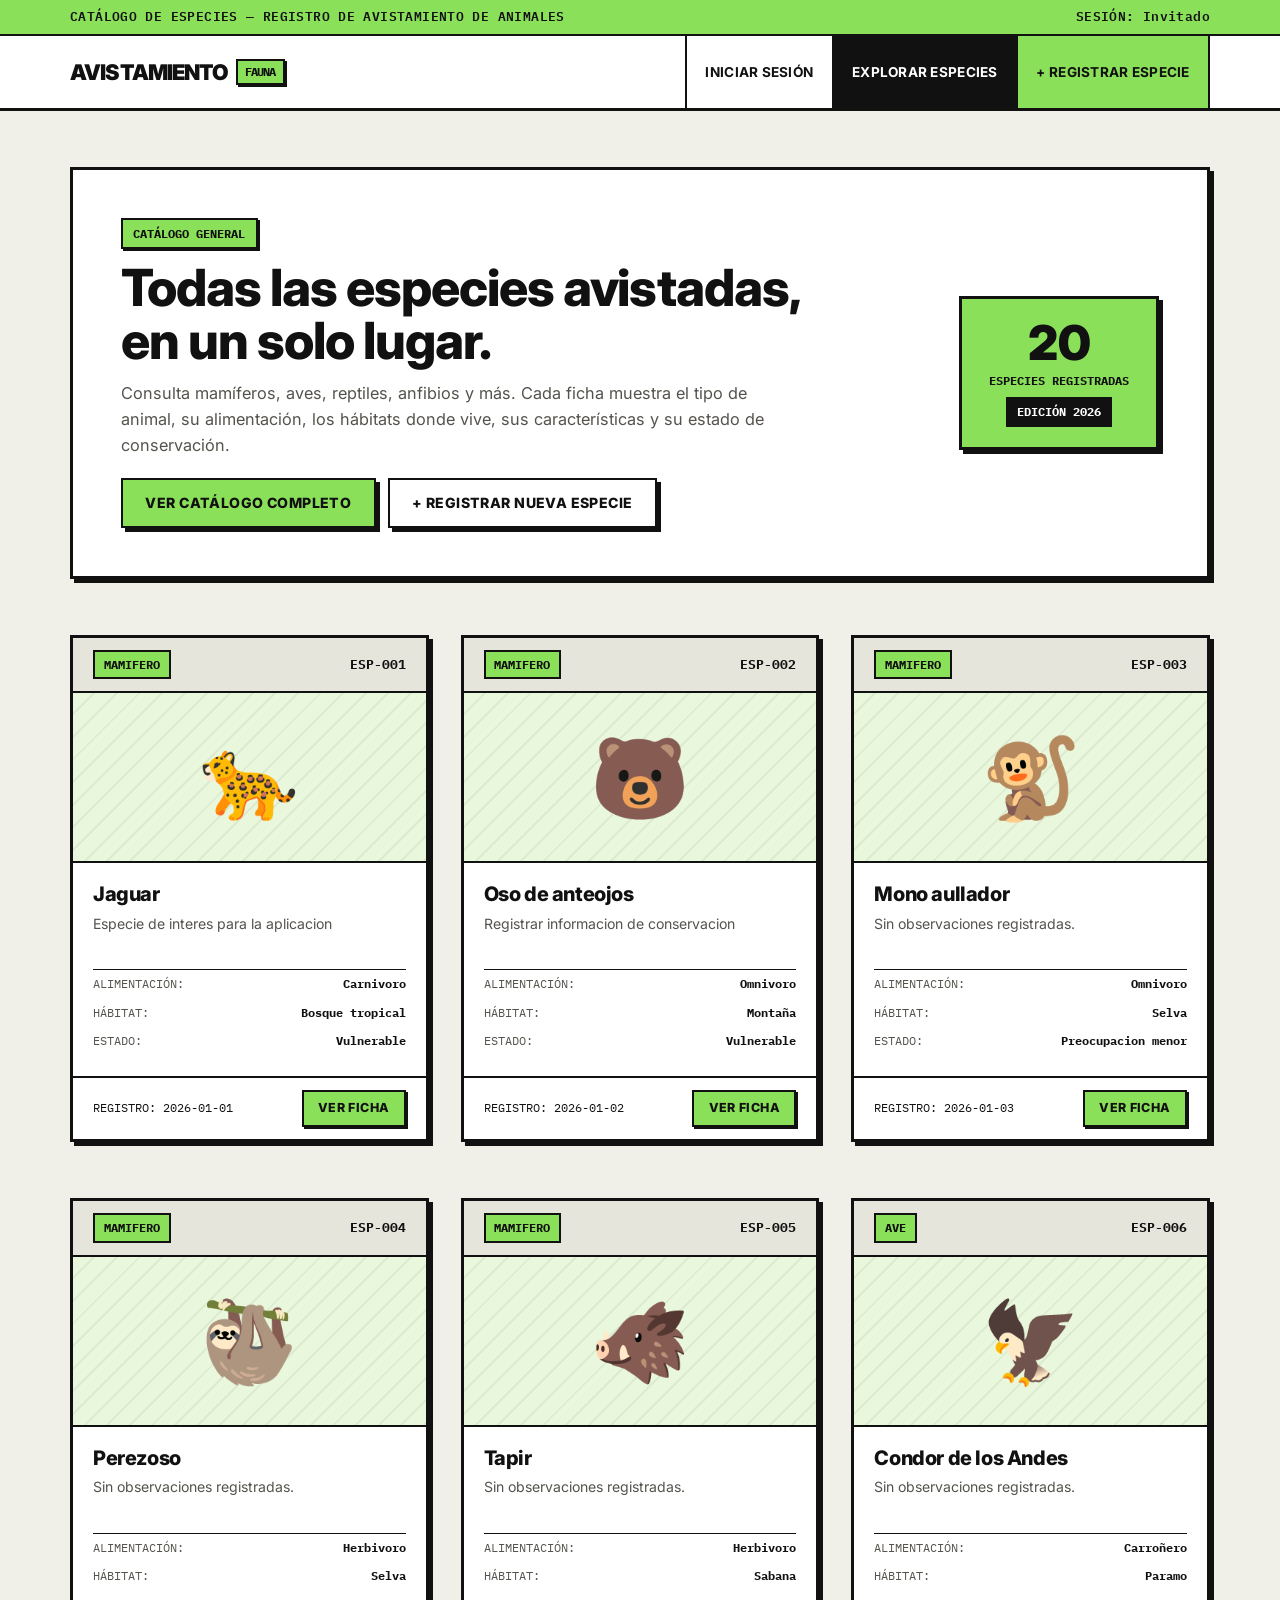
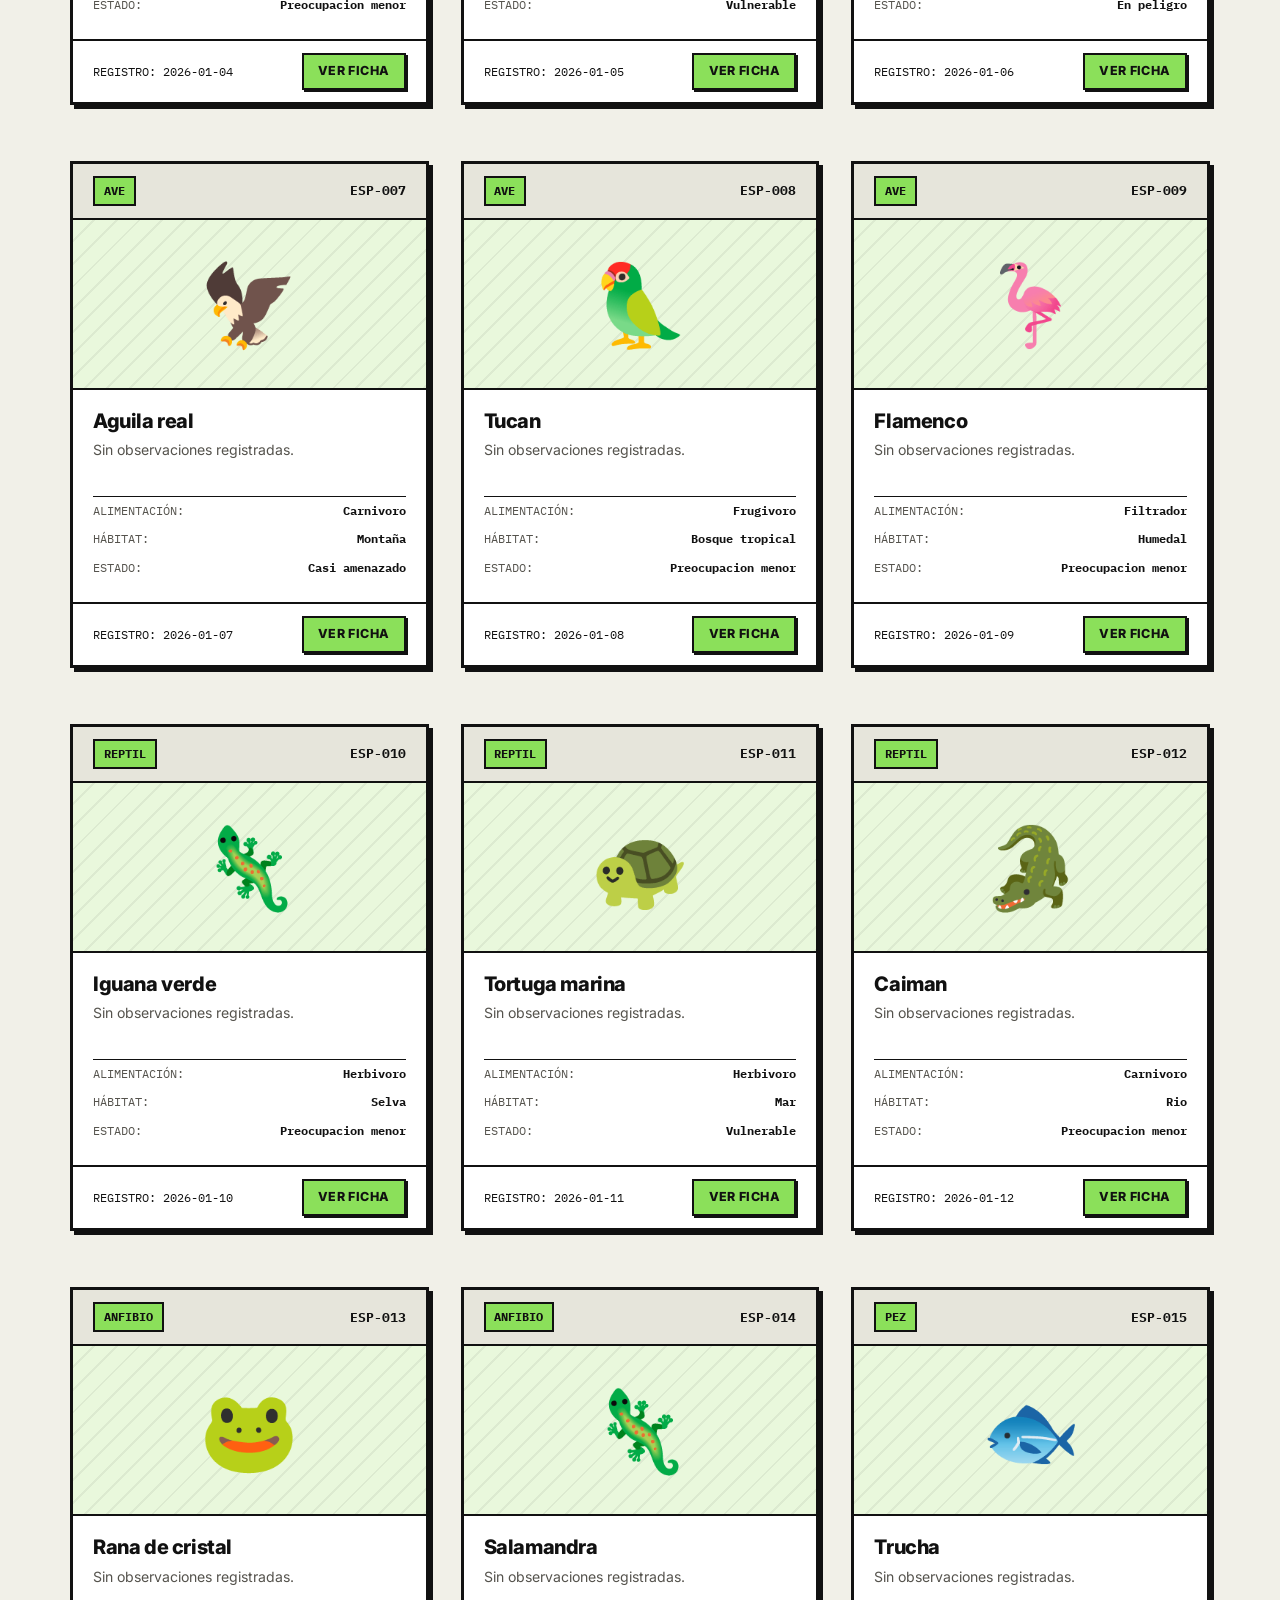
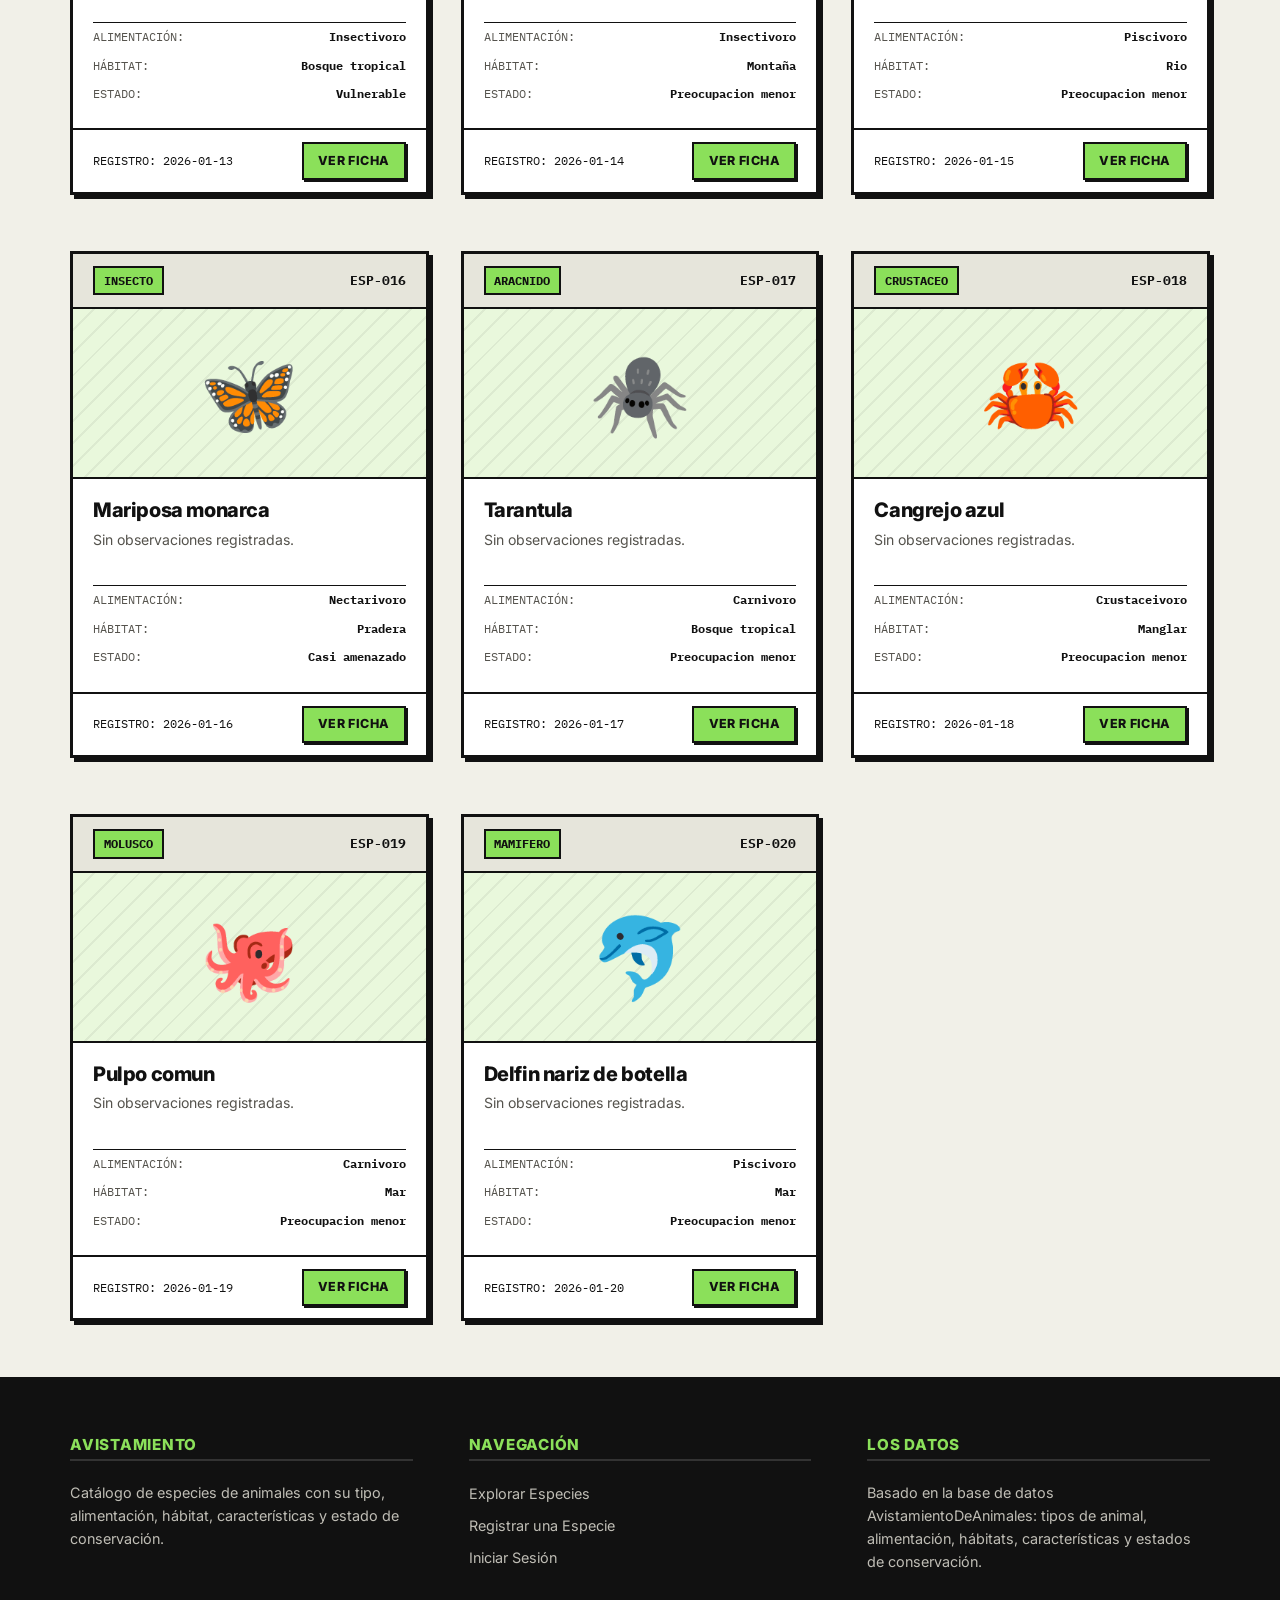
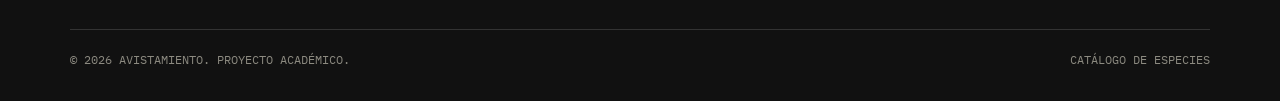
<file: avistamiento-animales/pages/catalogo.html>
<!DOCTYPE html>
<html lang="es">

<head>
  <meta charset="UTF-8">
  <meta name="viewport" content="width=device-width, initial-scale=1.0">
  <title>Catálogo de Especies — AVISTAMIENTO</title>
  <meta name="description"
    content="Catálogo de especies de animales: tipo, alimentación, hábitat y estado de conservación.">
  <link rel="stylesheet" href="../css/style.css">
</head>

<body>

  <aside class="top-notice">
    <div class="container top-notice-inner">
      <span>CATÁLOGO DE ESPECIES — REGISTRO DE AVISTAMIENTO DE ANIMALES</span>
      <span id="nombre-usuario"></span>
    </div>
  </aside>

  <header class="navbar">
    <div class="container navbar-inner">
      <a href="../index.html" class="nav-brand">
        <span>AVISTAMIENTO</span>
        <span class="nav-brand-badge">FAUNA</span>
      </a>

      <nav aria-label="Navegación del sitio">
        <ul class="nav-links">
          <li><a href="../index.html" class="nav-link">Iniciar Sesión</a></li>
          <li><a href="catalogo.html" class="nav-link active">Explorar Especies</a></li>
          <li><a href="agregar-especie.html" class="nav-link highlight">+ Registrar Especie</a></li>
        </ul>
      </nav>
    </div>
  </header>

  <main class="main-content">
    <div class="container">

      <section class="hero-banner">
        <div class="hero-content">
          <span class="hero-pill">Catálogo General</span>
          <h1 class="hero-title">Todas las especies avistadas, en un solo lugar.</h1>
          <p class="hero-subtitle">
            Consulta mamíferos, aves, reptiles, anfibios y más. Cada ficha muestra el tipo de animal, su
            alimentación, los hábitats donde vive, sus características y su estado de conservación.
          </p>
          <div class="hero-actions">
            <a href="#catalogo" class="btn btn-primary">Ver Catálogo Completo</a>
            <a href="agregar-especie.html" class="btn">+ Registrar Nueva Especie</a>
          </div>
        </div>

        <div class="hero-highlight-box">
          <span class="big-num" id="total-especies">0</span>
          <span class="sub-label">Especies registradas</span>
          <span class="tag tag-dark">EDICIÓN 2026</span>
        </div>
      </section>

      <section id="catalogo" class="items-grid" aria-label="Catálogo de especies">
        <!-- Las tarjetas se generan con js/catalogo-controller.js -->
      </section>

    </div>
  </main>

  <footer class="footer">
    <div class="container">
      <div class="footer-columns">
        <div class="footer-col">
          <h4>AVISTAMIENTO</h4>
          <p>
            Catálogo de especies de animales con su tipo, alimentación, hábitat, características y estado de
            conservación.
          </p>
        </div>

        <div class="footer-col">
          <h4>NAVEGACIÓN</h4>
          <ul class="footer-links">
            <li><a href="catalogo.html" class="footer-link">Explorar Especies</a></li>
            <li><a href="agregar-especie.html" class="footer-link">Registrar una Especie</a></li>
            <li><a href="../index.html" class="footer-link">Iniciar Sesión</a></li>
          </ul>
        </div>

        <div class="footer-col">
          <h4>LOS DATOS</h4>
          <p>
            Basado en la base de datos AvistamientoDeAnimales: tipos de animal, alimentación, hábitats,
            características y estados de conservación.
          </p>
        </div>
      </div>

      <div class="footer-bottom">
        <span>© 2026 AVISTAMIENTO. PROYECTO ACADÉMICO.</span>
        <span>CATÁLOGO DE ESPECIES</span>
      </div>
    </div>
  </footer>

  <script type="module" src="../js/catalogo-controller.js"></script>
</body>

</html>
</file>
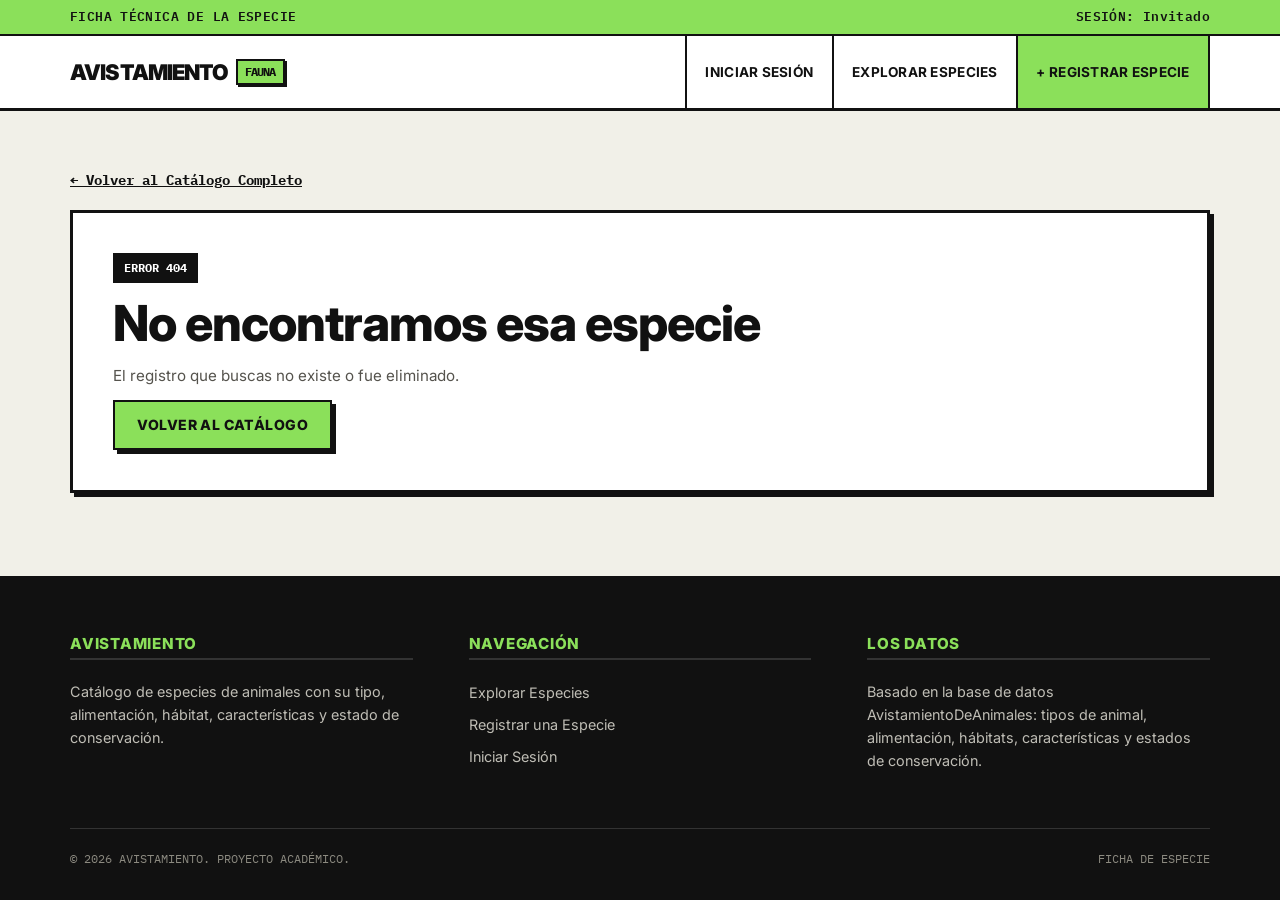
<file: avistamiento-animales/pages/detalle-especie.html>
<!DOCTYPE html>
<html lang="es">

<head>
  <meta charset="UTF-8">
  <meta name="viewport" content="width=device-width, initial-scale=1.0">
  <title>Ficha de Especie — AVISTAMIENTO</title>
  <meta name="description" content="Ficha completa de una especie: tipo, alimentación, hábitats y características.">
  <link rel="stylesheet" href="../css/style.css">
</head>

<body>

  <aside class="top-notice">
    <div class="container top-notice-inner">
      <span>FICHA TÉCNICA DE LA ESPECIE</span>
      <span id="nombre-usuario"></span>
    </div>
  </aside>

  <header class="navbar">
    <div class="container navbar-inner">
      <a href="../index.html" class="nav-brand">
        <span>AVISTAMIENTO</span>
        <span class="nav-brand-badge">FAUNA</span>
      </a>

      <nav aria-label="Navegación del sitio">
        <ul class="nav-links">
          <li><a href="../index.html" class="nav-link">Iniciar Sesión</a></li>
          <li><a href="catalogo.html" class="nav-link">Explorar Especies</a></li>
          <li><a href="agregar-especie.html" class="nav-link highlight">+ Registrar Especie</a></li>
        </ul>
      </nav>
    </div>
  </header>

  <main class="main-content">
    <div class="container">

      <a href="catalogo.html" class="back-link">← Volver al Catálogo Completo</a>

      <section id="detalle" class="detail-grid">
        <!-- La ficha se genera con js/detalle-controller.js -->
      </section>

    </div>
  </main>

  <footer class="footer">
    <div class="container">
      <div class="footer-columns">
        <div class="footer-col">
          <h4>AVISTAMIENTO</h4>
          <p>
            Catálogo de especies de animales con su tipo, alimentación, hábitat, características y estado de
            conservación.
          </p>
        </div>

        <div class="footer-col">
          <h4>NAVEGACIÓN</h4>
          <ul class="footer-links">
            <li><a href="catalogo.html" class="footer-link">Explorar Especies</a></li>
            <li><a href="agregar-especie.html" class="footer-link">Registrar una Especie</a></li>
            <li><a href="../index.html" class="footer-link">Iniciar Sesión</a></li>
          </ul>
        </div>

        <div class="footer-col">
          <h4>LOS DATOS</h4>
          <p>
            Basado en la base de datos AvistamientoDeAnimales: tipos de animal, alimentación, hábitats,
            características y estados de conservación.
          </p>
        </div>
      </div>

      <div class="footer-bottom">
        <span>© 2026 AVISTAMIENTO. PROYECTO ACADÉMICO.</span>
        <span>FICHA DE ESPECIE</span>
      </div>
    </div>
  </footer>

  <script type="module" src="../js/detalle-controller.js"></script>
</body>

</html>
</file>
<file: avistamiento-animales/css/style.css>
@import url('./base.css');
@import url('./components.css');
@import url('./pages.css');
</file>
